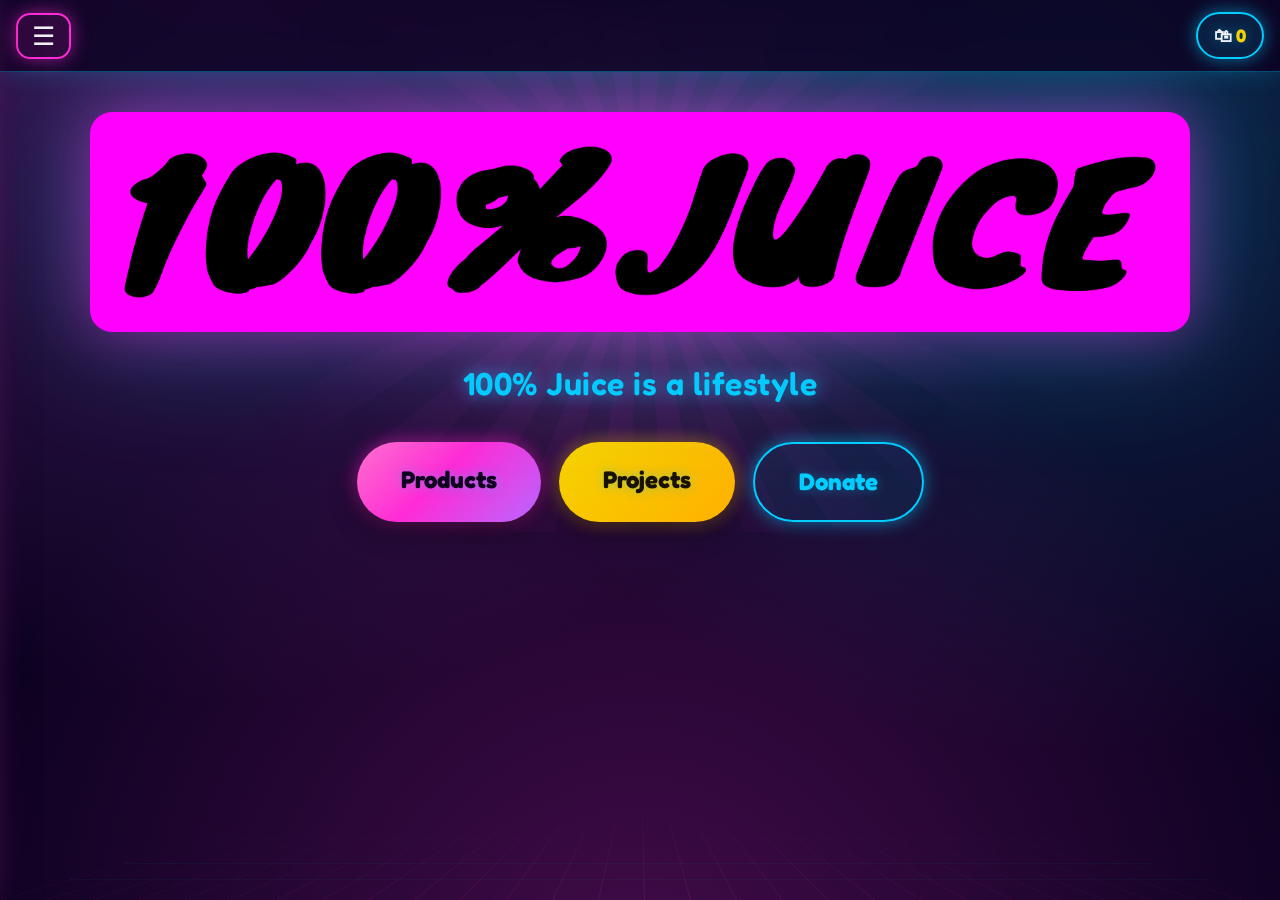
<file: docs/index.html>
<!DOCTYPE html>
<html lang="en">
<head>
  <meta charset="UTF-8">
  <meta name="viewport" content="width=device-width, initial-scale=1.0">
  <title>100% Juice — a lifestyle</title>
  <link rel="preconnect" href="https://fonts.googleapis.com">
  <link rel="preconnect" href="https://fonts.gstatic.com" crossorigin>
  <link href="https://fonts.googleapis.com/css2?family=Fredoka:wght@400;600;700&display=swap" rel="stylesheet">
  <link rel="stylesheet" href="css/style.css">
</head>
<body>

  <!-- Top bar: hamburger left, cart indicator right -->
  <header class="topbar">
    <button id="hamburger" class="hamburger" aria-label="Open menu">&#9776;</button>
    <a class="cart-indicator" href="products.html#cart" aria-label="View cart">&#128717; <span id="cart-count">0</span></a>
  </header>

  <!-- Slide-out sidebar -->
  <div id="sidebar-overlay" class="sidebar-overlay"></div>
  <nav id="sidebar" class="sidebar" aria-label="Main menu">
    <button id="sidebar-close" class="sidebar-close" aria-label="Close menu">&times;</button>
    <a href="index.html">Home</a>
    <a href="products.html">Products</a>
    <a href="projects.html">Projects</a>
    <a href="donate.html">Donate</a>
  </nav>

  <!-- Hero: real shirt artwork as a full-width banner (max ~1100px, centered).
       Alternate artwork lives at img/juice-banner-alt.png — swap the src below if this one looks wrong. -->
  <main class="hero">
    <img class="hero-banner" src="img/juice-banner.png" alt="100% Juice">
    <p class="tagline">100% Juice is a lifestyle</p>
    <div class="home-buttons">
      <a class="btn" href="products.html">Products</a>
      <a class="btn btn-yellow" href="projects.html">Projects</a>
      <a class="btn btn-ghost" href="donate.html">Donate</a>
    </div>
  </main>

  <script src="js/app.js"></script>
</body>
</html>
</file>
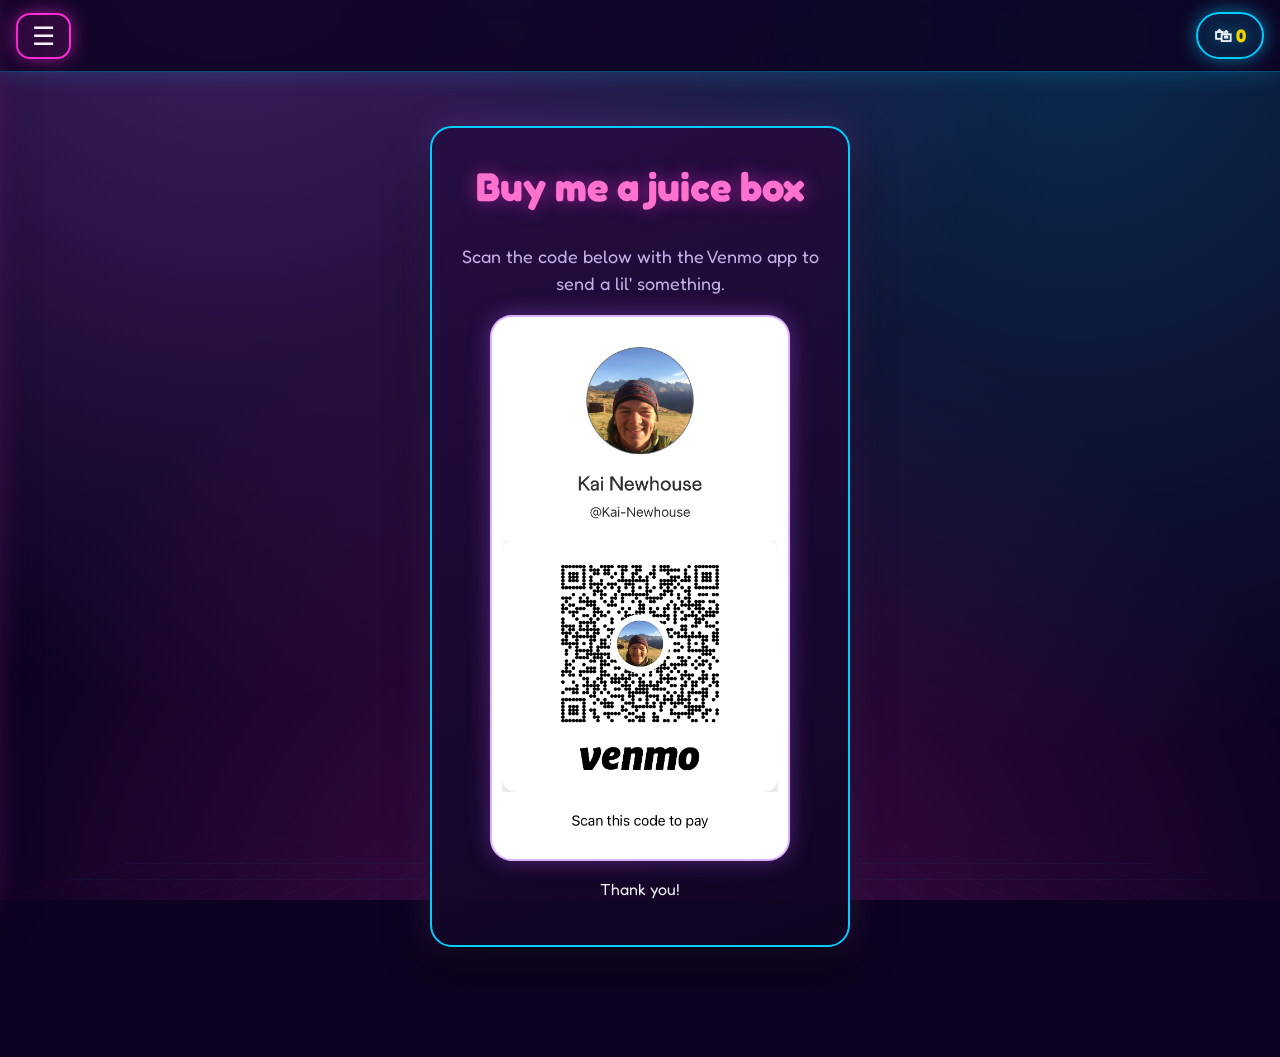
<file: docs/donate.html>
<!DOCTYPE html>
<html lang="en">
<head>
  <meta charset="UTF-8">
  <meta name="viewport" content="width=device-width, initial-scale=1.0">
  <title>Donate — 100% Juice</title>
  <link rel="preconnect" href="https://fonts.googleapis.com">
  <link rel="preconnect" href="https://fonts.gstatic.com" crossorigin>
  <link href="https://fonts.googleapis.com/css2?family=Fredoka:wght@400;600;700&display=swap" rel="stylesheet">
  <link rel="stylesheet" href="css/style.css">
</head>
<body>

  <!-- Top bar -->
  <header class="topbar">
    <button id="hamburger" class="hamburger" aria-label="Open menu">&#9776;</button>
    <a class="cart-indicator" href="products.html#cart" aria-label="View cart">&#128717; <span id="cart-count">0</span></a>
  </header>

  <!-- Slide-out sidebar -->
  <div id="sidebar-overlay" class="sidebar-overlay"></div>
  <nav id="sidebar" class="sidebar" aria-label="Main menu">
    <button id="sidebar-close" class="sidebar-close" aria-label="Close menu">&times;</button>
    <a href="index.html">Home</a>
    <a href="products.html">Products</a>
    <a href="projects.html">Projects</a>
    <a href="donate.html">Donate</a>
  </nav>

  <main class="wrap">
    <div class="donate-card">
      <h1>Buy me a juice box</h1>
      <p class="lede">Scan the code below with the Venmo app to send a lil' something.</p>
      <img src="img/venmo-qr.png" alt="Venmo QR code">
      <p>Thank you!</p>
    </div>
  </main>

  <script src="js/app.js"></script>
</body>
</html>
</file>
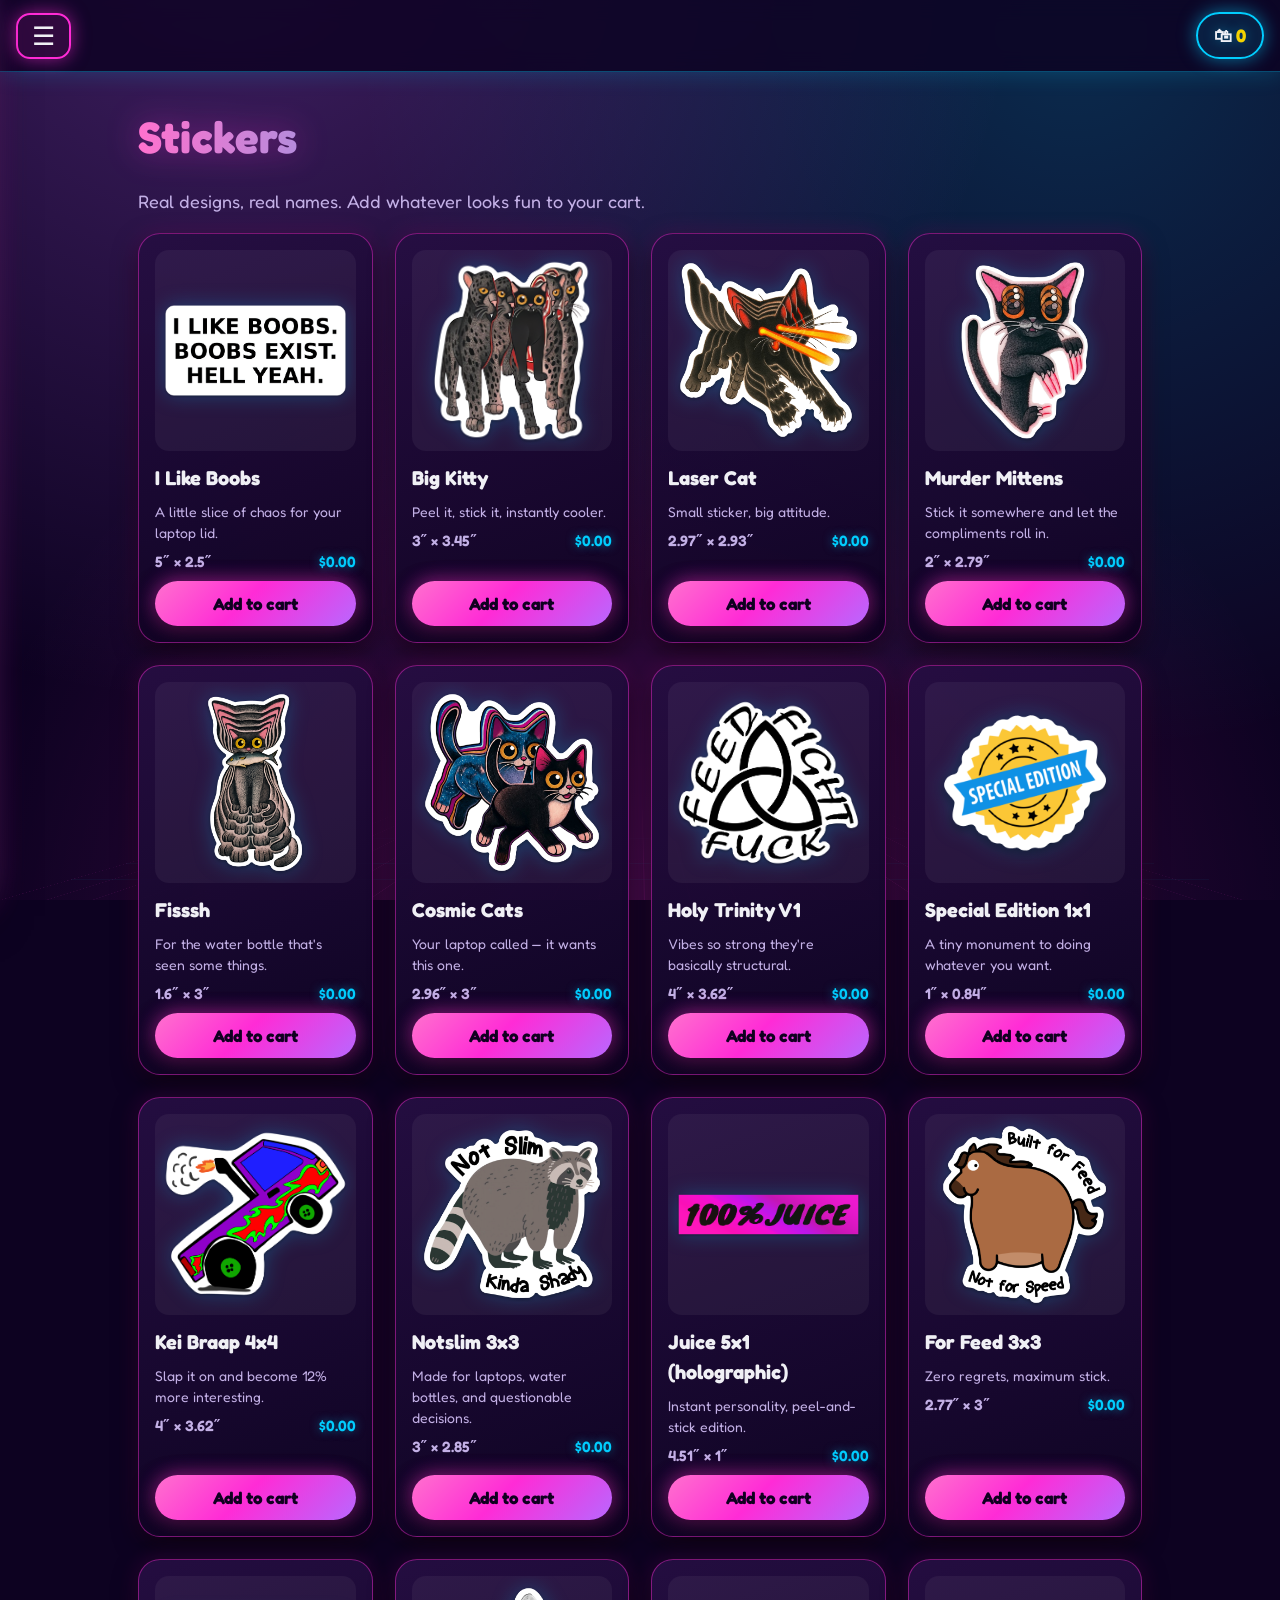
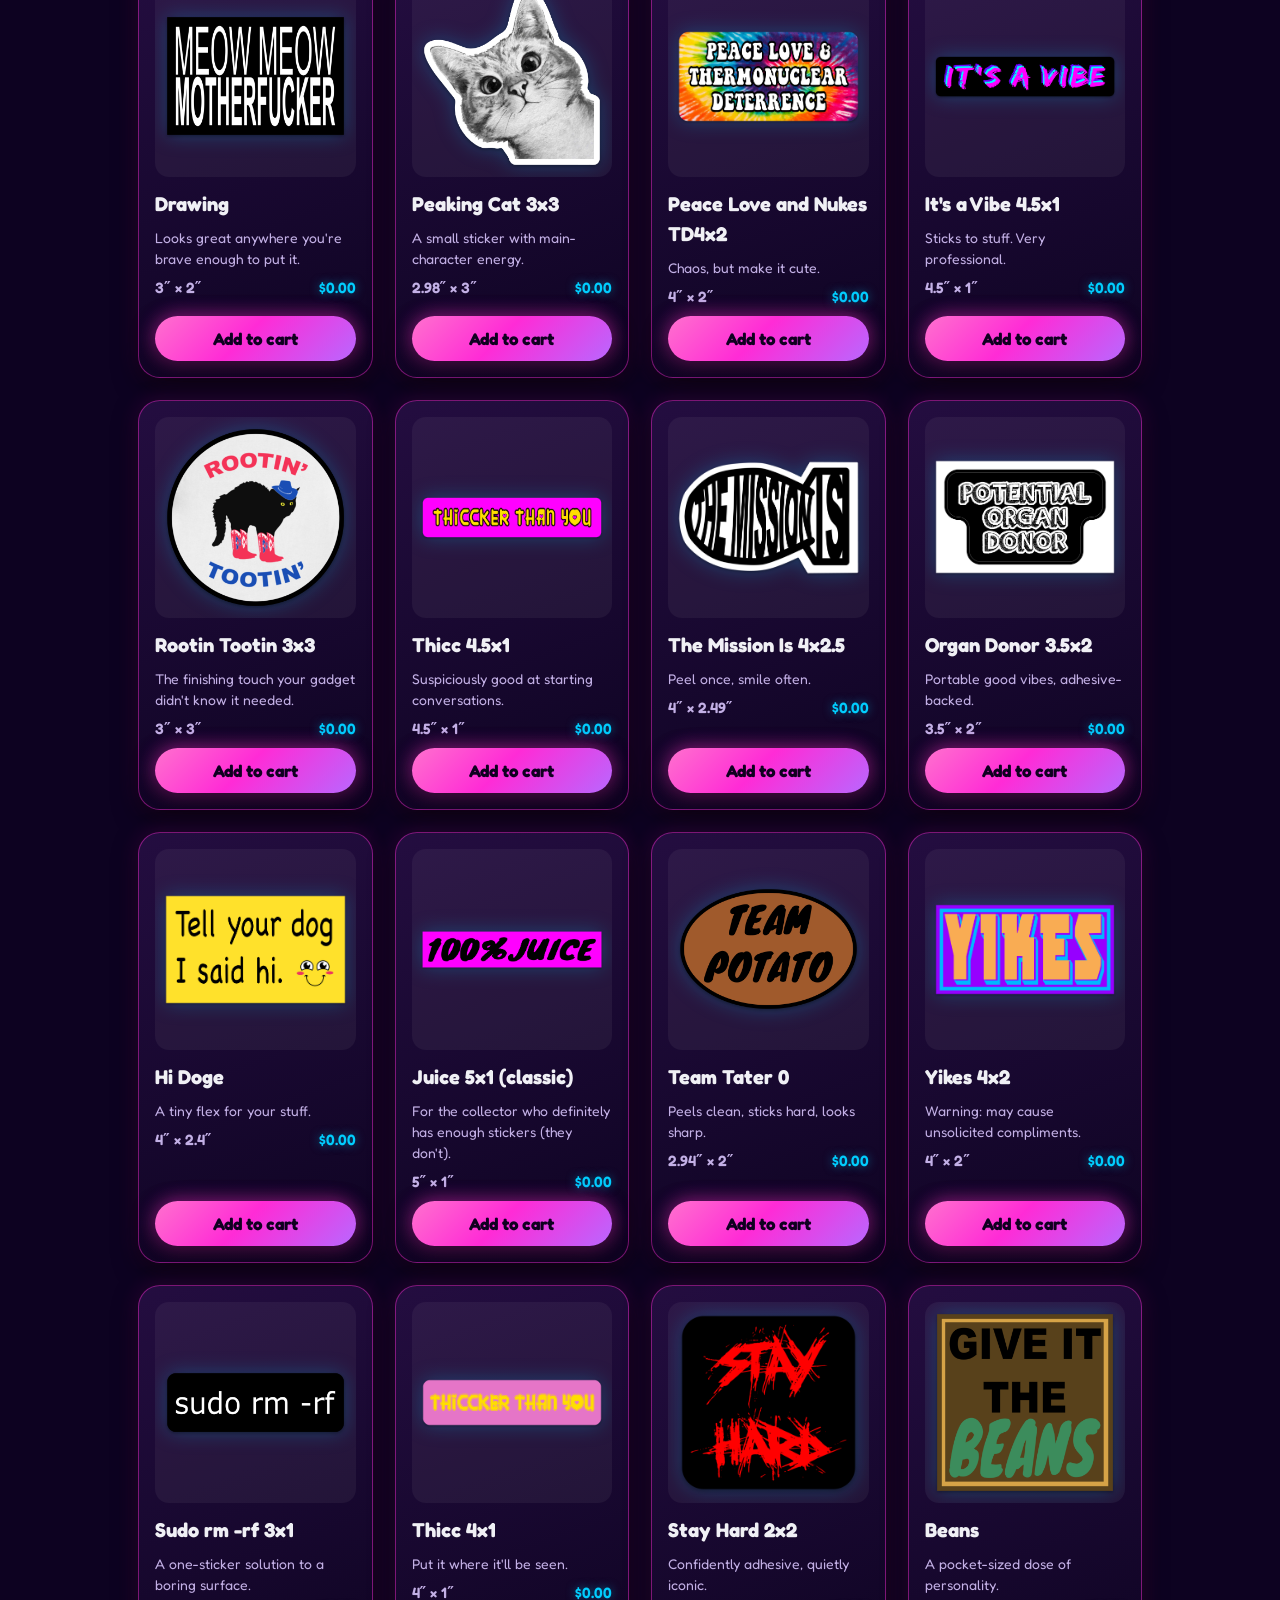
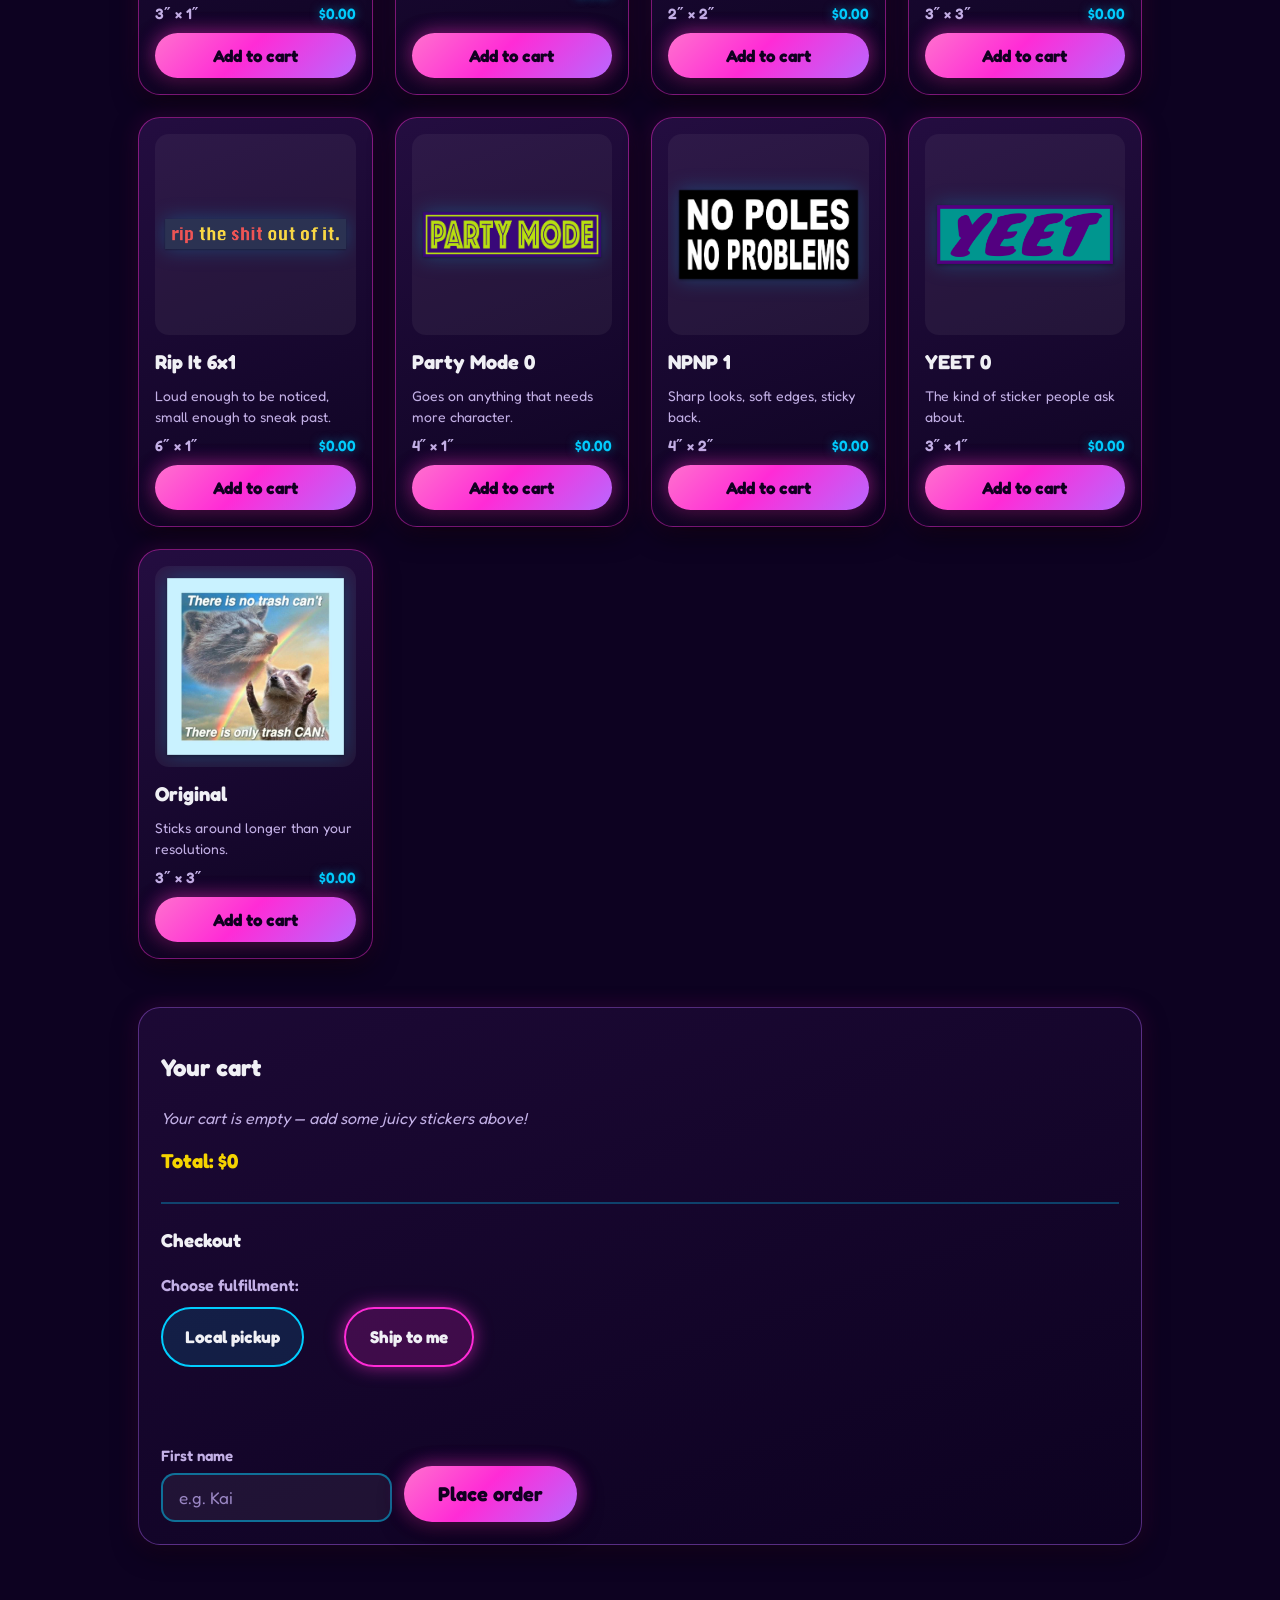
<file: docs/products.html>
<!DOCTYPE html>
<html lang="en">
<head>
  <meta charset="UTF-8">
  <meta name="viewport" content="width=device-width, initial-scale=1.0">
  <title>Products — 100% Juice</title>
  <link rel="preconnect" href="https://fonts.googleapis.com">
  <link rel="preconnect" href="https://fonts.gstatic.com" crossorigin>
  <link href="https://fonts.googleapis.com/css2?family=Fredoka:wght@400;600;700&display=swap" rel="stylesheet">
  <link rel="stylesheet" href="css/style.css">
</head>
<body>

  <!-- Top bar -->
  <header class="topbar">
    <button id="hamburger" class="hamburger" aria-label="Open menu">&#9776;</button>
    <a class="cart-indicator" href="#cart" aria-label="View cart">&#128717; <span id="cart-count">0</span></a>
  </header>

  <!-- Slide-out sidebar -->
  <div id="sidebar-overlay" class="sidebar-overlay"></div>
  <nav id="sidebar" class="sidebar" aria-label="Main menu">
    <button id="sidebar-close" class="sidebar-close" aria-label="Close menu">&times;</button>
    <a href="index.html">Home</a>
    <a href="products.html">Products</a>
    <a href="projects.html">Projects</a>
    <a href="donate.html">Donate</a>
  </nav>

  <main class="wrap">
    <h1 class="page-title">Stickers</h1>
    <p class="lede">Real designs, real names. Add whatever looks fun to your cart.</p>

    <!-- Product grid is filled in by app.js from PRODUCTS (products-data.js) -->
    <section id="product-grid" class="product-grid" aria-label="Products"></section>

    <!-- ------------------------------- Cart ------------------------------- -->
    <section id="cart" class="cart-section">
      <h2>Your cart</h2>
      <div id="cart-items"></div>
      <p id="cart-total" class="order-total">Total: $0</p>

      <!-- ---------------------------- Checkout ---------------------------- -->
      <div class="checkout">
        <h3>Checkout</h3>

        <p class="fulfill-label">Choose fulfillment:</p>

        <!-- Local pickup is always selectable and never moves. -->
        <button id="pickup-btn" class="round-btn pickup-btn" type="button">Local pickup</button>

        <!-- Invisible jump overlay: a transparent, pointer-events:none layer that
             spans the whole checkout card. app.js parks the Ship button just right
             of Local pickup (same row, level) and lets it flee anywhere inside this
             layer. The layer itself renders nothing and blocks nothing — only the
             Ship button is interactive. Positioned by app.js, hidden until placed. -->
        <div id="escape-arena" class="escape-arena">
          <button id="ship-btn" class="round-btn ship-btn" type="button">Ship to me</button>
        </div>
        <span id="ship-taunt" class="taunt" aria-live="polite"></span>

        <p id="checkout-notice" class="checkout-notice" aria-live="polite"></p>

        <!-- Single required text input + place order -->
        <form id="order-form" class="order-form" novalidate>
          <div class="field">
            <label for="first-name">First name</label>
            <input id="first-name" name="firstName" type="text" autocomplete="given-name" placeholder="e.g. Kai" required>
          </div>
          <button class="btn" type="submit">Place order</button>
        </form>

        <!-- Confirmation screen is injected here on submit -->
        <div id="order-confirm"></div>
      </div>
    </section>
  </main>

  <!-- PRODUCTS data first, then the shared app logic -->
  <script src="js/products-data.js"></script>
  <script src="js/app.js"></script>
</body>
</html>
</file>
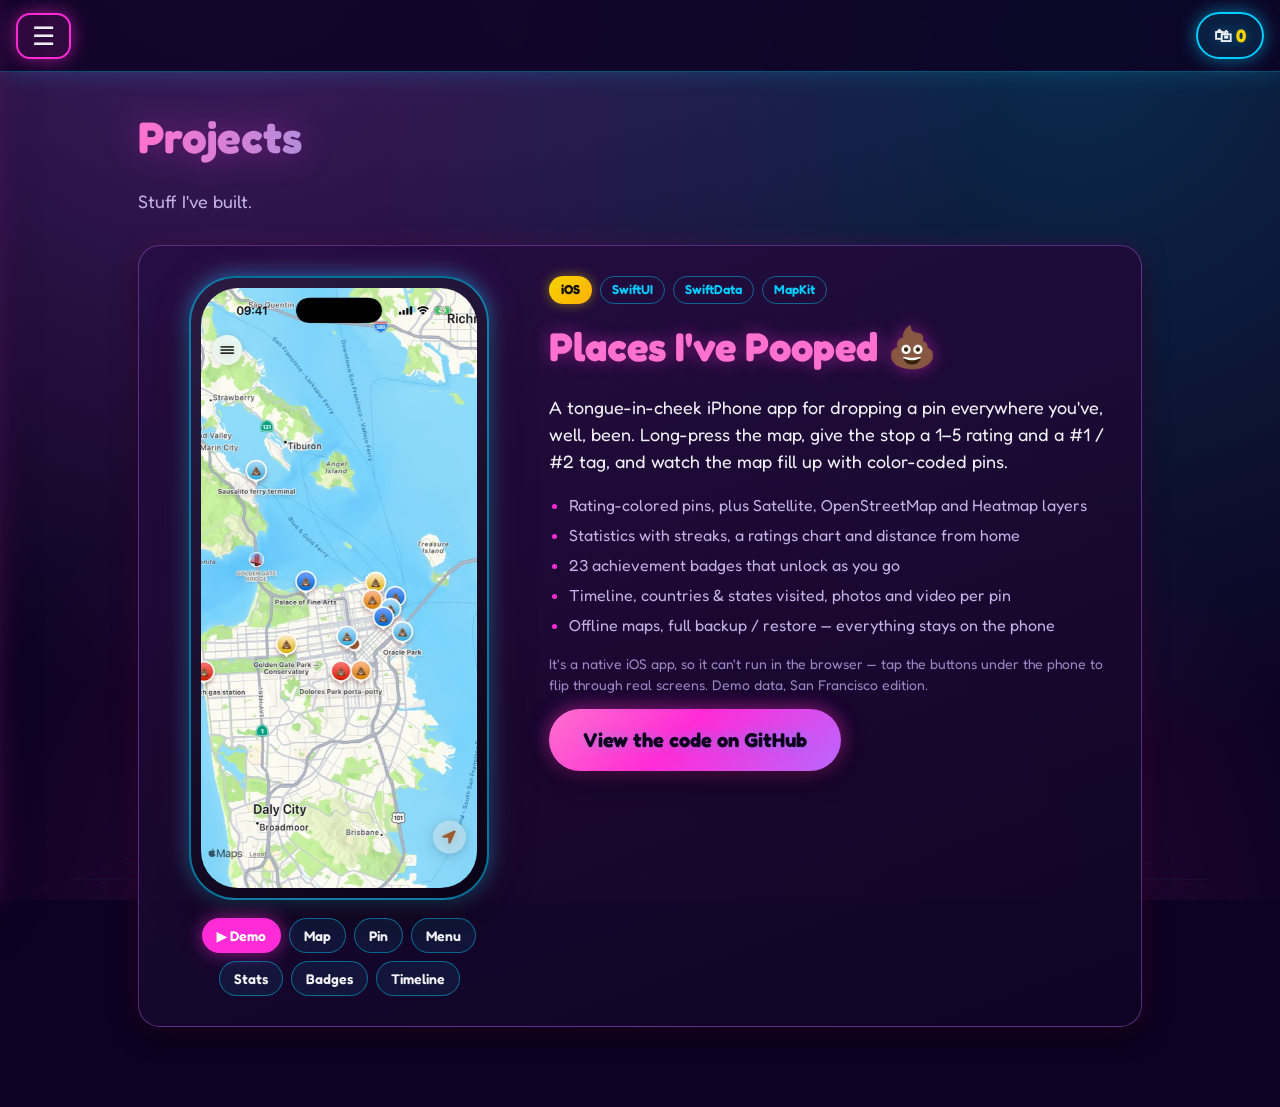
<file: docs/projects.html>
<!DOCTYPE html>
<html lang="en">
<head>
  <meta charset="UTF-8">
  <meta name="viewport" content="width=device-width, initial-scale=1.0">
  <title>Projects — 100% Juice</title>
  <link rel="preconnect" href="https://fonts.googleapis.com">
  <link rel="preconnect" href="https://fonts.gstatic.com" crossorigin>
  <link href="https://fonts.googleapis.com/css2?family=Fredoka:wght@400;600;700&display=swap" rel="stylesheet">
  <link rel="stylesheet" href="css/style.css">
</head>
<body>

  <!-- Top bar -->
  <header class="topbar">
    <button id="hamburger" class="hamburger" aria-label="Open menu">&#9776;</button>
    <a class="cart-indicator" href="products.html#cart" aria-label="View cart">&#128717; <span id="cart-count">0</span></a>
  </header>

  <!-- Slide-out sidebar -->
  <div id="sidebar-overlay" class="sidebar-overlay"></div>
  <nav id="sidebar" class="sidebar" aria-label="Main menu">
    <button id="sidebar-close" class="sidebar-close" aria-label="Close menu">&times;</button>
    <a href="index.html">Home</a>
    <a href="products.html">Products</a>
    <a href="projects.html">Projects</a>
    <a href="donate.html">Donate</a>
  </nav>

  <main class="wrap">
    <h1 class="page-title">Projects</h1>
    <p class="lede">Stuff I've built.</p>

    <article class="showcase" id="places-ive-pooped">
      <div class="showcase-phone">
        <div class="phone-frame">
          <div class="phone-screen">
            <video id="pip-video" class="phone-media is-active" src="img/projects/places-ive-pooped/demo.mp4"
                   poster="img/projects/places-ive-pooped/demo-poster.jpg"
                   muted loop playsinline preload="metadata" aria-label="Screen recording: dropping and rating a new pin"></video>
            <img id="pip-shot" class="phone-media" alt="">
          </div>
        </div>
        <div class="screen-picker" role="tablist" aria-label="Choose a screen to preview">
          <button role="tab" aria-selected="true" data-screen="video">&#9654; Demo</button>
          <button role="tab" aria-selected="false" data-screen="map" data-alt="Map of San Francisco covered in rating-colored pins">Map</button>
          <button role="tab" aria-selected="false" data-screen="detail" data-alt="Pin detail card with a 5-star rating">Pin</button>
          <button role="tab" aria-selected="false" data-screen="drawer" data-alt="Side drawer with layers, stats, achievements and backup">Menu</button>
          <button role="tab" aria-selected="false" data-screen="stats" data-alt="Statistics screen with streaks and a ratings chart">Stats</button>
          <button role="tab" aria-selected="false" data-screen="badges" data-alt="Achievements grid, 9 of 23 unlocked">Badges</button>
          <button role="tab" aria-selected="false" data-screen="timeline" data-alt="Timeline of pins grouped by day">Timeline</button>
        </div>
      </div>

      <div class="showcase-info">
        <div class="showcase-tags">
          <span class="badge">iOS</span>
          <span class="tag">SwiftUI</span>
          <span class="tag">SwiftData</span>
          <span class="tag">MapKit</span>
        </div>
        <h2>Places I've Pooped <span aria-hidden="true">&#128169;</span></h2>
        <p class="showcase-blurb">
          A tongue-in-cheek iPhone app for dropping a pin everywhere you've, well, been.
          Long-press the map, give the stop a 1&ndash;5 rating and a #1 / #2 tag, and
          watch the map fill up with color-coded pins.
        </p>
        <ul class="feature-list">
          <li>Rating-colored pins, plus Satellite, OpenStreetMap and Heatmap layers</li>
          <li>Statistics with streaks, a ratings chart and distance from home</li>
          <li>23 achievement badges that unlock as you go</li>
          <li>Timeline, countries &amp; states visited, photos and video per pin</li>
          <li>Offline maps, full backup / restore &mdash; everything stays on the phone</li>
        </ul>
        <p class="showcase-note">
          It's a native iOS app, so it can't run in the browser &mdash; tap the buttons
          under the phone to flip through real screens. Demo data, San Francisco edition.
        </p>
        <a class="btn" href="https://github.com/kainewhouse/places-ive-pooped" target="_blank" rel="noopener">View the code on GitHub</a>
      </div>
    </article>
  </main>

  <script src="js/app.js"></script>
  <script src="js/projects.js"></script>
</body>
</html>
</file>
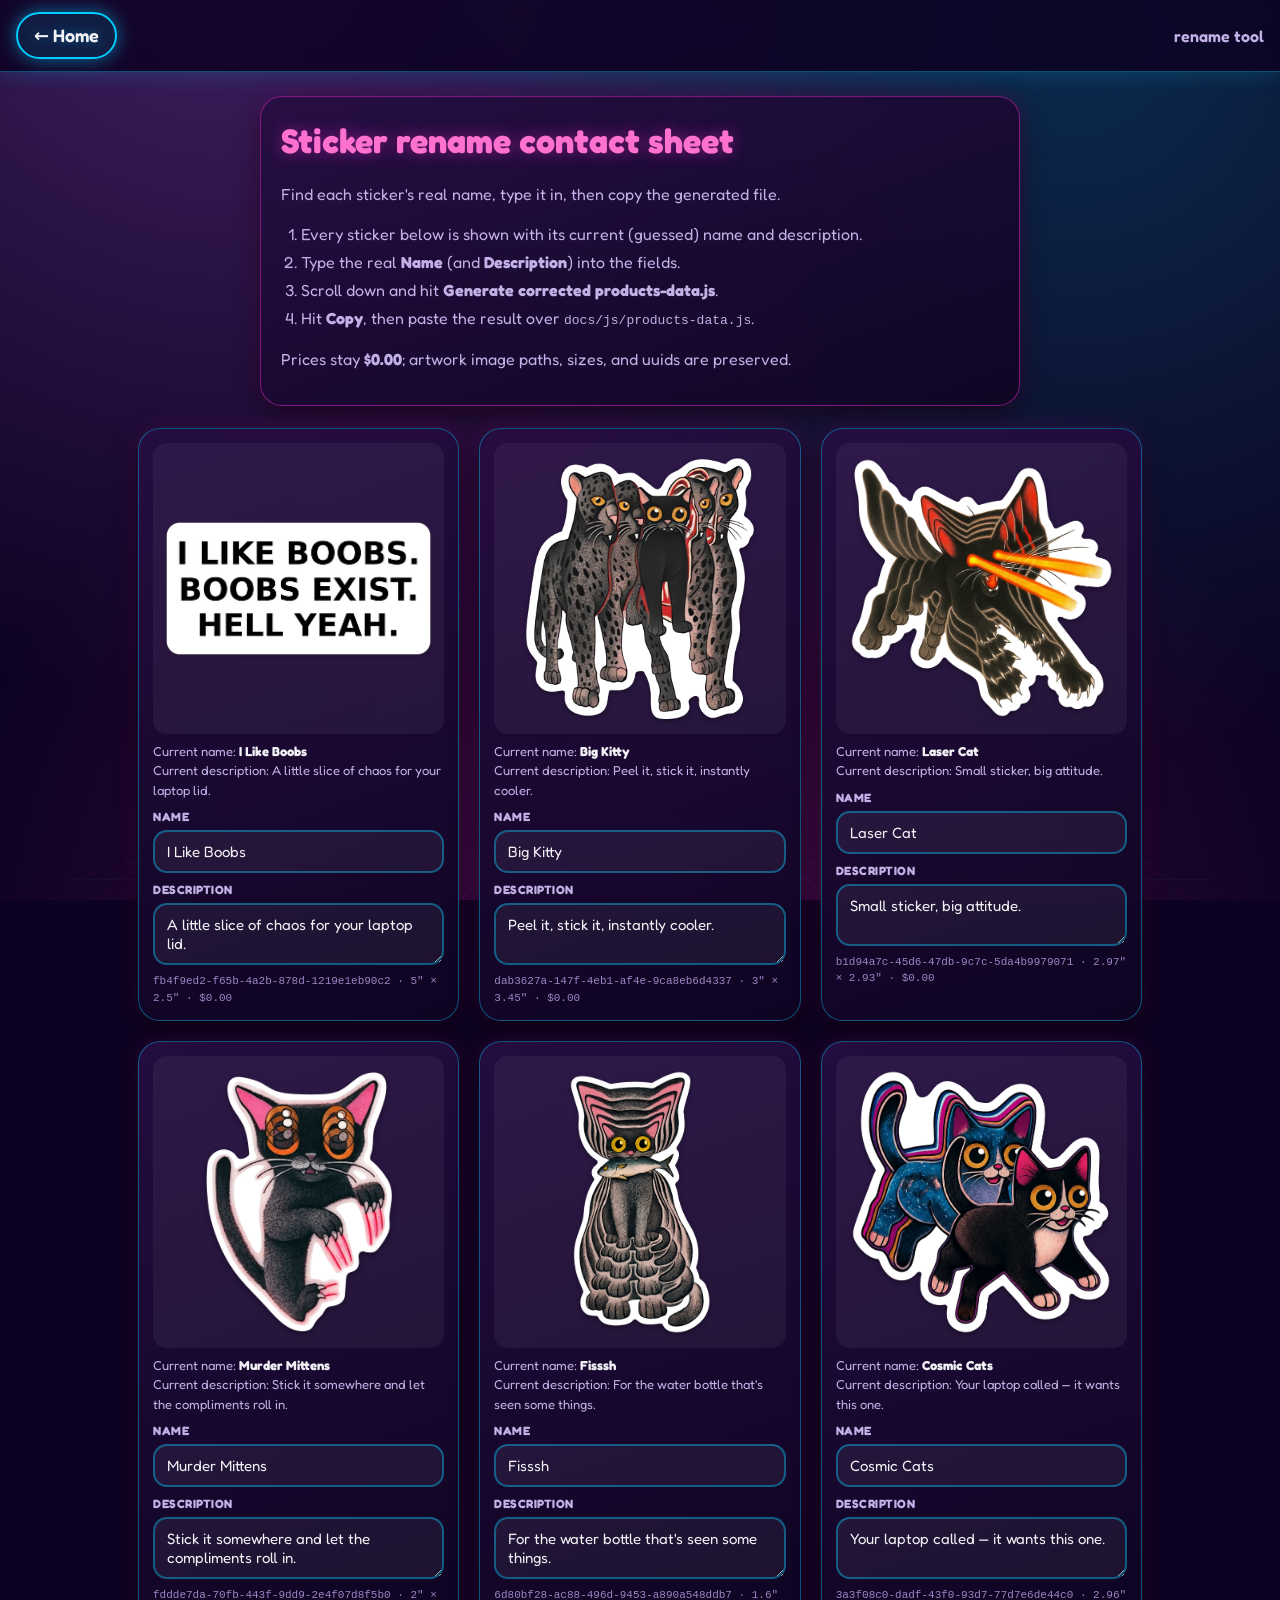
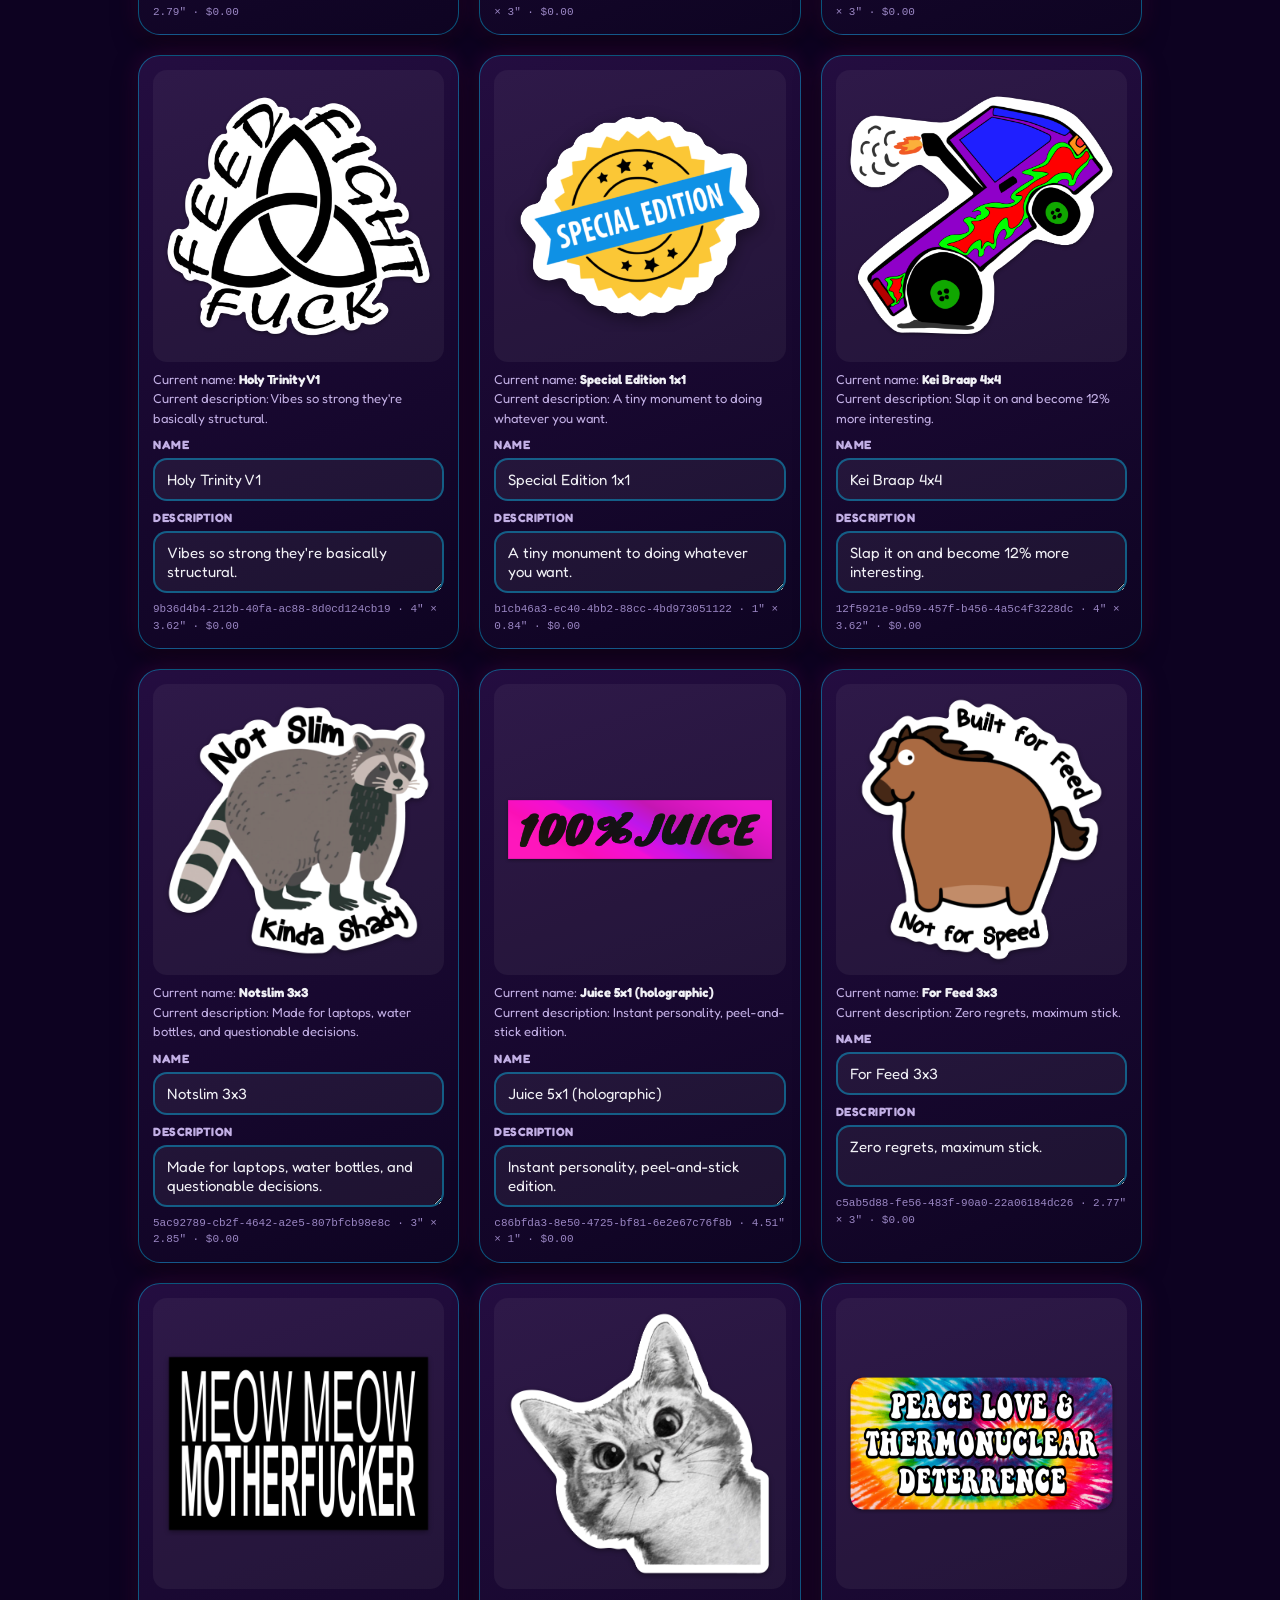
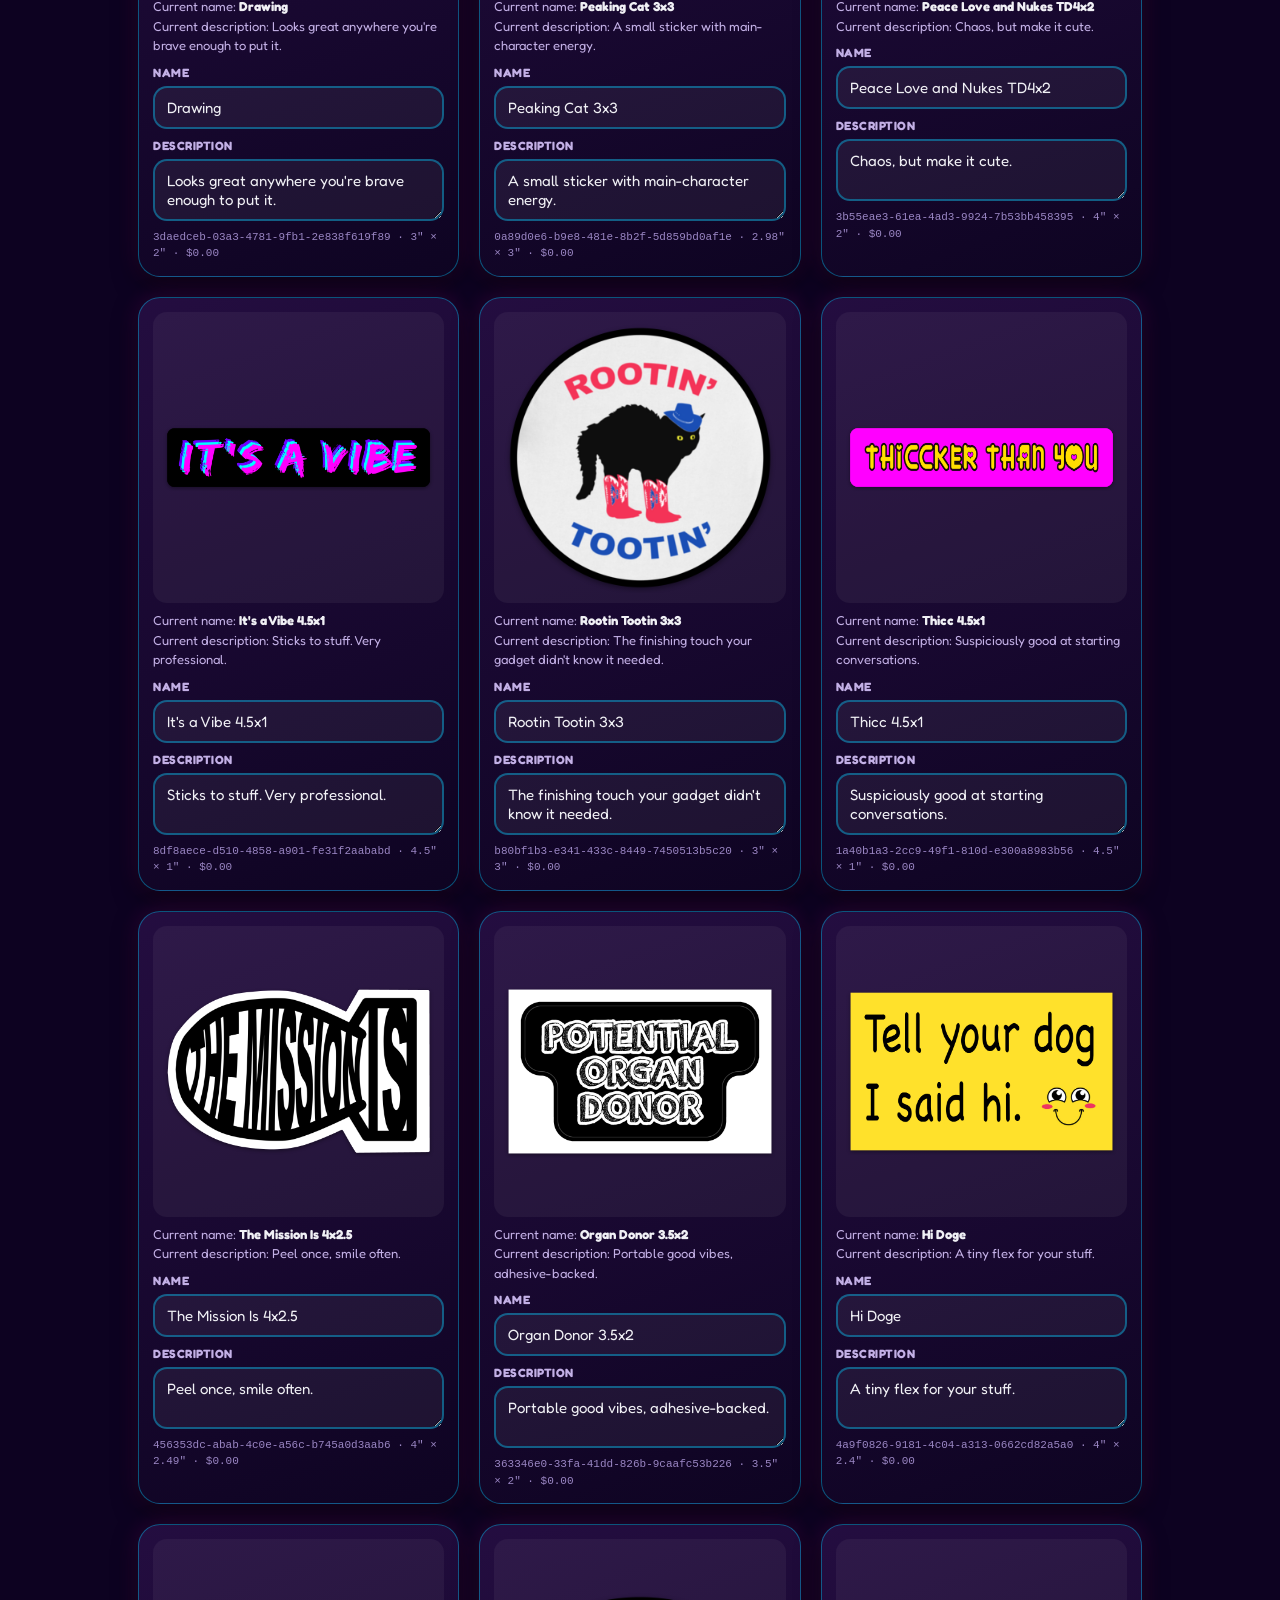
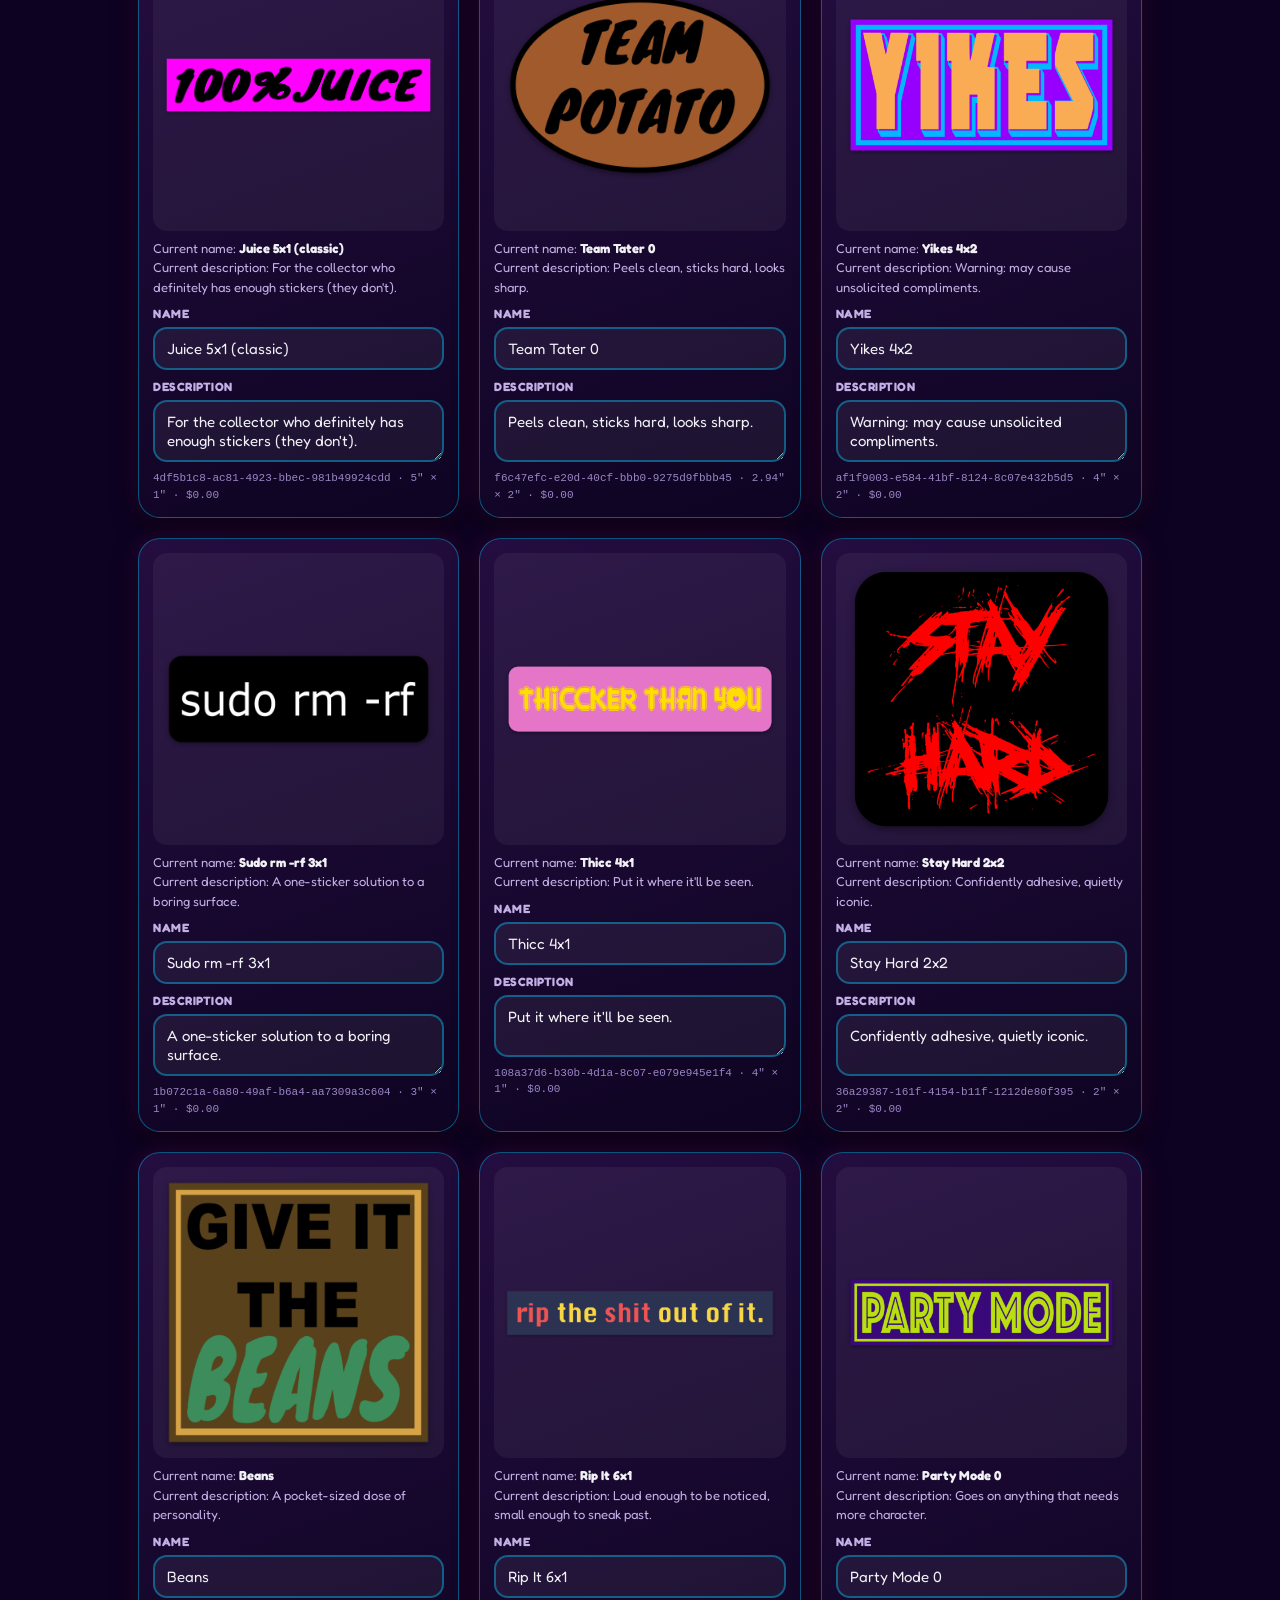
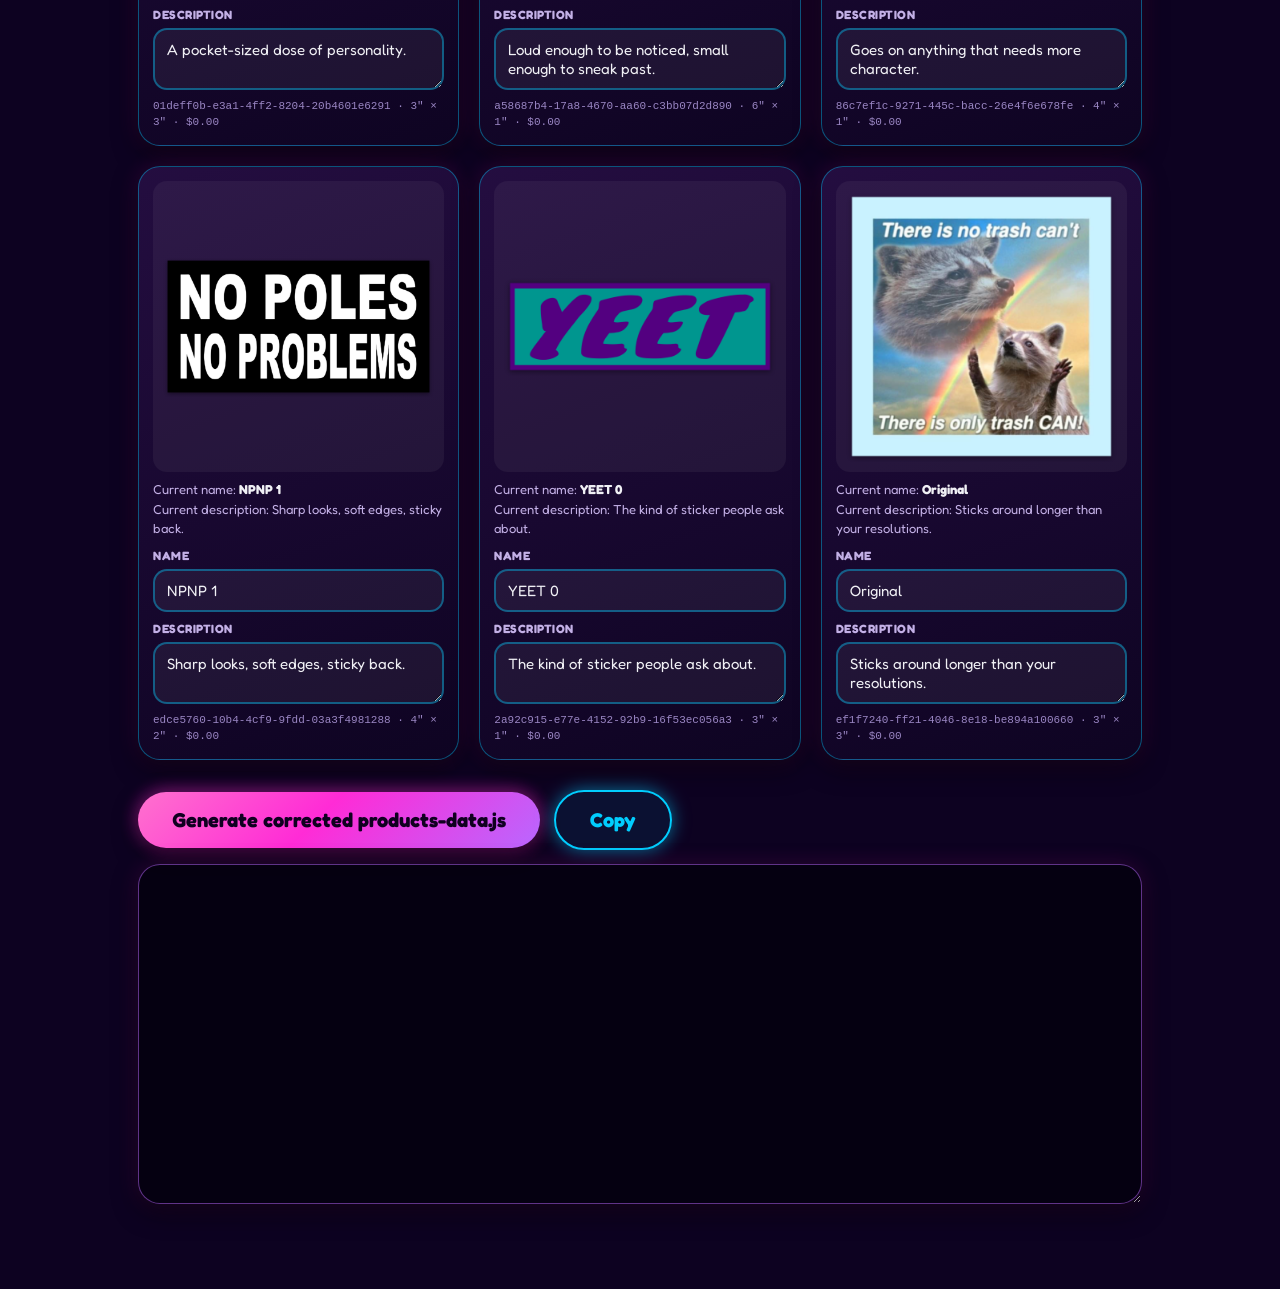
<file: docs/rename.html>
<!DOCTYPE html>
<html lang="en">
<head>
  <meta charset="UTF-8">
  <meta name="viewport" content="width=device-width, initial-scale=1.0">
  <title>Rename stickers — 100% Juice (private tool)</title>
  <link rel="preconnect" href="https://fonts.googleapis.com">
  <link rel="preconnect" href="https://fonts.gstatic.com" crossorigin>
  <link href="https://fonts.googleapis.com/css2?family=Fredoka:wght@400;600;700&display=swap" rel="stylesheet">
  <link rel="stylesheet" href="css/style.css">
</head>
<body>

  <!-- Private tool: intentionally linked from nowhere in the main nav. -->
  <header class="topbar">
    <a class="cart-indicator" href="index.html" aria-label="Back to home">&#8592; Home</a>
    <span style="font-weight:600;color:var(--muted)">rename tool</span>
  </header>

  <main class="wrap">
    <section class="tool-note">
      <h1>Sticker rename contact sheet</h1>
      <p>Find each sticker's real name, type it in, then copy the generated file.</p>
      <ol>
        <li>Every sticker below is shown with its current (guessed) name and description.</li>
        <li>Type the real <strong>Name</strong> (and <strong>Description</strong>) into the fields.</li>
        <li>Scroll down and hit <strong>Generate corrected products-data.js</strong>.</li>
        <li>Hit <strong>Copy</strong>, then paste the result over <code>docs/js/products-data.js</code>.</li>
      </ol>
      <p>Prices stay <strong>$0.00</strong>; artwork image paths, sizes, and uuids are preserved.</p>
    </section>

    <!-- Filled in by rename.js from the PRODUCTS array -->
    <section id="rename-grid" class="rename-grid" aria-label="Sticker contact sheet"></section>

    <div class="tool-actions">
      <button id="generate-btn" class="btn" type="button">Generate corrected products-data.js</button>
      <button id="copy-btn" class="btn btn-ghost" type="button">Copy</button>
      <span id="copy-status" class="copy-status" aria-live="polite"></span>
    </div>

    <textarea id="code-out" class="code-out" readonly spellcheck="false" aria-label="Generated products-data.js"></textarea>
  </main>

  <!-- PRODUCTS data first, then the rename tool logic -->
  <script src="js/products-data.js"></script>
  <script src="js/rename.js"></script>
</body>
</html>
</file>
<file: docs/css/style.css>
/* ==========================================================================
   100% Juice — shared stylesheet
   Dark VAPORWAVE theme: near-black background, neon pink/cyan/purple glows,
   a faint perspective grid + gradient sunset behind the hero, rounded neon
   cards, and chunky squishy buttons. Plain CSS, no preprocessor, no build step.
   ========================================================================== */

:root {
  /* Core palette */
  --bg: #0d0221;            /* near-black purple */
  --bg-2: #1a0b2e;          /* panel base */
  --panel: #16082b;
  --text: #f0f0f5;          /* body copy — light, readable */
  --muted: #c3b0e6;         /* secondary lavender */
  --muted-dim: #9a86c4;

  /* Neon accents */
  --pink: #ff2bd6;
  --pink-soft: #ff71ce;
  --cyan: #01cdfe;
  --purple: #b967ff;
  --yellow: #f5d300;

  /* Legacy aliases kept so old selectors/gradients keep working */
  --orange: var(--pink);
  --orange-deep: var(--pink);
  --cream: var(--bg);
  --cream-deep: rgba(255, 255, 255, 0.06);
  --ink: var(--text);
  --white: rgba(255, 255, 255, 0.08);

  --radius: 22px;
  --radius-sm: 14px;
  --shadow: 0 8px 24px rgba(0, 0, 0, 0.6), 0 0 22px rgba(255, 43, 214, 0.16);
  --shadow-lg: 0 16px 40px rgba(0, 0, 0, 0.7), 0 0 34px rgba(185, 103, 255, 0.28);
  --glow-pink: 0 0 18px rgba(255, 43, 214, 0.55);
  --glow-cyan: 0 0 18px rgba(1, 205, 254, 0.55);
  --font: "Fredoka", "Trebuchet MS", "Segoe UI", system-ui, -apple-system, sans-serif;
  --mono: ui-monospace, "SF Mono", Menlo, monospace;
}

/* --- Reset-ish --- */
* { box-sizing: border-box; }

html, body {
  margin: 0;
  padding: 0;
}

body {
  font-family: var(--font);
  background: var(--bg);
  color: var(--text);
  line-height: 1.5;
  min-height: 100vh;
  overflow-x: hidden;
  -webkit-font-smoothing: antialiased;
}

/* --- Backdrop: gradient glow + faint perspective grid --- */
body::before {
  content: "";
  position: fixed;
  inset: 0;
  z-index: -2;
  pointer-events: none;
  background:
    radial-gradient(circle at 18% -10%, rgba(185, 103, 255, 0.30), transparent 55%),
    radial-gradient(circle at 84% 4%, rgba(1, 205, 254, 0.20), transparent 52%),
    radial-gradient(circle at 50% 108%, rgba(255, 43, 214, 0.22), transparent 60%),
    var(--bg);
}

body::after {
  content: "";
  position: fixed;
  left: 0;
  right: 0;
  bottom: 0;
  height: 46vh;
  z-index: -1;
  pointer-events: none;
  background-image:
    linear-gradient(rgba(1, 205, 254, 0.22) 1px, transparent 1px),
    linear-gradient(90deg, rgba(255, 43, 214, 0.20) 1px, transparent 1px);
  background-size: 46px 46px, 46px 46px;
  transform: perspective(320px) rotateX(60deg);
  transform-origin: bottom center;
  opacity: 0.55;
  -webkit-mask-image: linear-gradient(to top, #000 0%, transparent 90%);
  mask-image: linear-gradient(to top, #000 0%, transparent 90%);
}

img { max-width: 100%; display: block; }

a {
  color: var(--cyan);
  text-decoration: none;
  text-shadow: 0 0 12px rgba(1, 205, 254, 0.35);
}
a:hover { text-decoration: underline; }

/* ==========================================================================
   Top bar: hamburger left, cart right
   ========================================================================== */
.topbar {
  position: sticky;
  top: 0;
  z-index: 40;
  display: flex;
  align-items: center;
  justify-content: space-between;
  padding: 12px 16px;
  background: rgba(13, 2, 33, 0.82);
  backdrop-filter: blur(10px);
  -webkit-backdrop-filter: blur(10px);
  border-bottom: 1px solid rgba(1, 205, 254, 0.35);
  box-shadow: 0 0 22px rgba(1, 205, 254, 0.22);
}

.hamburger {
  font-size: 26px;
  line-height: 1;
  background: rgba(255, 43, 214, 0.12);
  color: var(--text);
  border: 2px solid var(--pink);
  border-radius: var(--radius-sm);
  padding: 8px 14px;
  cursor: pointer;
  box-shadow: var(--glow-pink);
  transition: transform 0.15s ease, background 0.15s ease;
}
.hamburger:hover { background: rgba(255, 43, 214, 0.28); transform: scale(1.06); }

.cart-indicator {
  font-size: 18px;
  font-weight: 600;
  background: rgba(1, 205, 254, 0.12);
  border: 2px solid var(--cyan);
  border-radius: 999px;
  padding: 8px 16px;
  color: var(--text);
  box-shadow: var(--glow-cyan);
  transition: transform 0.15s ease, background 0.15s ease;
}
.cart-indicator:hover {
  text-decoration: none;
  background: rgba(1, 205, 254, 0.26);
  transform: scale(1.06);
}
#cart-count { font-weight: 700; color: var(--yellow); }

/* ==========================================================================
   Sidebar (slide-out)
   ========================================================================== */
.sidebar-overlay {
  position: fixed;
  inset: 0;
  background: rgba(5, 0, 15, 0.65);
  opacity: 0;
  pointer-events: none;
  transition: opacity 0.25s ease;
  z-index: 50;
}
.sidebar-overlay.open { opacity: 1; pointer-events: auto; }

.sidebar {
  position: fixed;
  top: 0;
  left: 0;
  height: 100vh;              /* full-height slide */
  width: min(78vw, 300px);
  background: linear-gradient(180deg, #1c0a35, #0d0221);
  border-right: 1px solid rgba(255, 43, 214, 0.45);
  box-shadow: var(--shadow-lg), 0 0 40px rgba(255, 43, 214, 0.3);
  transform: translateX(-105%);
  transition: transform 0.28s cubic-bezier(0.22, 1, 0.36, 1);
  z-index: 60;
  padding: 20px;
  display: flex;
  flex-direction: column;
  gap: 8px;
}
.sidebar.open { transform: translateX(0); }

.sidebar-close {
  align-self: flex-end;
  font-size: 26px;
  line-height: 1;
  width: 44px;
  height: 44px;
  border-radius: 50%;
  border: 2px solid var(--cyan);
  background: rgba(1, 205, 254, 0.12);
  color: var(--text);
  cursor: pointer;
  margin-bottom: 8px;
  transition: background 0.15s ease;
}
.sidebar-close:hover { background: rgba(1, 205, 254, 0.3); }

.sidebar a {
  font-size: 20px;
  font-weight: 600;
  color: var(--text);
  padding: 14px 16px;
  border-radius: var(--radius-sm);
  border: 1px solid transparent;
  transition: background 0.15s ease, transform 0.15s ease, border-color 0.15s ease;
}
.sidebar a:hover {
  background: rgba(255, 43, 214, 0.14);
  border-color: rgba(255, 43, 214, 0.45);
  text-decoration: none;
  transform: translateX(4px);
}

/* ==========================================================================
   Layout helpers
   ========================================================================== */
.wrap {
  max-width: 1040px;
  margin: 0 auto;
  padding: 24px 18px 80px;
}

.page-title {
  font-size: clamp(28px, 5vw, 44px);
  font-weight: 700;
  margin: 8px 0 4px;
  color: var(--pink-soft); /* fallback if gradient text unsupported */
  background: linear-gradient(90deg, var(--pink-soft), var(--cyan) 55%, var(--purple));
  -webkit-background-clip: text;
  background-clip: text;
  -webkit-text-fill-color: transparent;
  filter: drop-shadow(0 0 16px rgba(255, 43, 214, 0.35));
}

.lede { font-size: 18px; color: var(--muted); }

/* ==========================================================================
   Buttons (chunky, squishy)
   ========================================================================== */
.btn {
  display: inline-block;
  font-family: var(--font);
  font-size: 20px;
  font-weight: 700;
  color: #100020;
  background: linear-gradient(135deg, var(--pink-soft), var(--pink) 45%, var(--purple));
  border: none;
  border-radius: 999px;
  padding: 16px 34px;
  cursor: pointer;
  box-shadow: var(--shadow), var(--glow-pink);
  transition: transform 0.12s ease, filter 0.15s ease, box-shadow 0.15s ease;
}
.btn:hover {
  filter: brightness(1.12) saturate(1.15);
  transform: scale(1.06);
  box-shadow: var(--shadow-lg), 0 0 26px rgba(255, 43, 214, 0.7);
}
.btn:active { transform: scale(0.96); }

.btn-yellow {
  background: linear-gradient(135deg, var(--yellow), #ffb000);
  color: #1a1200;
  box-shadow: var(--shadow), 0 0 18px rgba(245, 211, 0, 0.5);
}
.btn-yellow:hover { filter: brightness(1.08); }

.btn-ghost {
  background: rgba(1, 205, 254, 0.08);
  color: var(--cyan);
  border: 2px solid var(--cyan);
  box-shadow: var(--glow-cyan);
}
.btn-ghost:hover { background: rgba(1, 205, 254, 0.2); }

/* ==========================================================================
   Home page
   ========================================================================== */
.hero {
  position: relative;
  text-align: center;
  padding: 40px 18px 20px;
}

/* Sunburst glow behind the hero — pure CSS, no images */
.hero::before {
  content: "";
  position: absolute;
  left: 50%;
  top: -60px;
  width: min(1100px, 130vw);
  height: 520px;
  transform: translateX(-50%);
  z-index: -1;
  pointer-events: none;
  background:
    repeating-conic-gradient(
      from 0deg at 50% 42%,
      rgba(255, 43, 214, 0.10) 0deg 7deg,
      rgba(255, 43, 214, 0) 7deg 14deg
    ),
    radial-gradient(circle at 50% 42%, rgba(255, 113, 206, 0.28), transparent 62%);
  -webkit-mask-image: radial-gradient(circle at 50% 42%, #000 0%, transparent 72%);
  mask-image: radial-gradient(circle at 50% 42%, #000 0%, transparent 72%);
  opacity: 0.9;
}

/* The real shirt artwork as the top banner */
.hero-banner {
  display: block;
  width: 100%;
  max-width: 1100px;
  height: auto;
  margin: 0 auto;
  border-radius: var(--radius);
  filter: drop-shadow(0 0 30px rgba(255, 43, 214, 0.45))
          drop-shadow(0 0 60px rgba(1, 205, 254, 0.3));
}

.tagline {
  font-size: clamp(20px, 3.5vw, 32px);
  font-weight: 600;
  color: var(--cyan);
  margin: 28px 0 34px;
  letter-spacing: 0.5px;
  text-shadow: 0 0 18px rgba(1, 205, 254, 0.65), 0 0 34px rgba(255, 43, 214, 0.4);
}

.home-buttons {
  display: flex;
  flex-wrap: wrap;
  gap: 18px;
  justify-content: center;
}
.home-buttons .btn { font-size: 24px; padding: 20px 44px; }

/* ==========================================================================
   Product cards
   ========================================================================== */
.product-grid {
  display: grid;
  grid-template-columns: repeat(auto-fill, minmax(220px, 1fr));
  gap: 22px;
  margin-top: 18px;
}

.card {
  background: linear-gradient(160deg, rgba(38, 14, 66, 0.94), rgba(15, 4, 34, 0.94));
  border: 1px solid rgba(255, 43, 214, 0.45);
  border-radius: var(--radius);
  box-shadow: var(--shadow);
  padding: 16px;
  display: flex;
  flex-direction: column;
  gap: 8px;
  transition: transform 0.15s ease, box-shadow 0.15s ease, border-color 0.15s ease;
}
.card:hover {
  transform: translateY(-4px);
  border-color: var(--cyan);
  box-shadow: var(--shadow-lg), 0 0 26px rgba(1, 205, 254, 0.4);
}

.card-img {
  aspect-ratio: 1 / 1;
  border-radius: var(--radius-sm);
  background: rgba(255, 255, 255, 0.05);
  overflow: hidden;
  display: flex;
  align-items: center;
  justify-content: center;
}
.card-img img {
  width: 100%;
  height: 100%;
  object-fit: contain;
  padding: 8px;
  filter: drop-shadow(0 0 10px rgba(1, 205, 254, 0.25));
}

.card-name { font-size: 20px; font-weight: 700; margin: 4px 0 0; color: var(--text); }
.card-desc { font-size: 14px; color: var(--muted); margin: 0; }
.card-meta { display: flex; justify-content: space-between; font-size: 15px; font-weight: 600; color: var(--muted); }
.card-price { color: var(--cyan); text-shadow: 0 0 10px rgba(1, 205, 254, 0.5); }
.card .btn { margin-top: auto; width: 100%; text-align: center; font-size: 17px; padding: 12px; }

/* ==========================================================================
   Cart
   ========================================================================== */
.cart-section {
  margin-top: 48px;
  background: linear-gradient(160deg, rgba(30, 10, 55, 0.9), rgba(13, 2, 33, 0.9));
  border: 1px solid rgba(185, 103, 255, 0.4);
  border-radius: var(--radius);
  box-shadow: var(--shadow);
  padding: 22px;
}

.cart-line {
  display: flex;
  align-items: center;
  gap: 14px;
  padding: 12px 0;
  border-bottom: 1px dashed rgba(185, 103, 255, 0.35);
}
.cart-line:last-of-type { border-bottom: none; }

.cart-line img {
  width: 56px;
  height: 56px;
  object-fit: contain;
  background: rgba(255, 255, 255, 0.05);
  border-radius: 12px;
  padding: 4px;
}
.cart-line .cart-info { flex: 1; min-width: 120px; }
.cart-line .cart-name { font-weight: 700; }
.cart-line .cart-sub { font-size: 14px; color: var(--muted-dim); }

.qty-controls { display: flex; align-items: center; gap: 8px; }
.qty-btn {
  width: 34px;
  height: 34px;
  border-radius: 50%;
  border: none;
  background: rgba(245, 211, 0, 0.85);
  color: #1a1200;
  font-size: 20px;
  font-weight: 700;
  cursor: pointer;
  line-height: 1;
  transition: background 0.15s ease, transform 0.12s ease;
}
.qty-btn:hover { background: var(--pink); color: #100020; transform: scale(1.08); }

.remove-btn {
  border: none;
  background: transparent;
  color: var(--pink-soft);
  font-weight: 600;
  cursor: pointer;
  font-family: var(--font);
  font-size: 14px;
}
.remove-btn:hover { text-decoration: underline; }

.cart-empty { color: var(--muted); font-style: italic; }

/* ==========================================================================
   Checkout
   ========================================================================== */
.checkout {
  position: relative;              /* positioning context for the invisible jump overlay */
  margin-top: 26px;
  padding-top: 22px;
  border-top: 2px solid rgba(1, 205, 254, 0.3);
}
.checkout h3 { margin-top: 0; }

.fulfill-label { font-weight: 600; color: var(--muted); margin-bottom: 10px; }

/* Local pickup stays in normal flow (left side, never moves). The Ship button is
   NOT a flow sibling — app.js parks it flush right of this button so the pair
   reads as a normal side-by-side choice, with no reserved space between them. */

/* Invisible jump overlay — spans the whole checkout card so the Ship button can
   flee anywhere inside it. Renders nothing (no border/background/size) and
   pointer-events:none, so it never blocks the name input or the pickup button;
   only the Ship button itself sets pointer-events:auto. */
.escape-arena {
  position: absolute;
  inset: 0;
  z-index: 5;
  pointer-events: none;
}

.round-btn {
  min-width: 130px;
  height: 60px;
  padding: 0 22px;
  border-radius: 999px;
  border: 2px solid var(--cyan);
  background: rgba(1, 205, 254, 0.12);
  color: var(--text);
  font-family: var(--font);
  font-size: 17px;
  font-weight: 700;
  cursor: pointer;
  transition: background 0.15s ease, transform 0.12s ease, box-shadow 0.15s ease;
}
.round-btn:hover { background: rgba(1, 205, 254, 0.3); transform: scale(1.05); box-shadow: var(--glow-cyan); }
.round-btn.selected {
  background: linear-gradient(135deg, var(--pink-soft), var(--pink));
  color: #100020;
  border-color: var(--pink);
  box-shadow: var(--shadow), var(--glow-pink);
}

/* The Ship button is absolutely positioned by JS inside the invisible overlay.
   It starts hidden so it can't flash at the card's corner before JS places it
   at rest beside Local pickup. */
.ship-btn {
  position: absolute;
  left: 0;
  top: 0;
  white-space: nowrap;
  z-index: 20;
  pointer-events: auto;
  visibility: hidden;
  border-color: var(--pink);
  background: rgba(255, 43, 214, 0.18);
  box-shadow: var(--glow-pink);
}

.taunt {
  display: block;
  min-height: 20px;
  margin-top: 8px;
  font-size: 15px;
  font-weight: 700;
  color: var(--pink-soft);
  font-style: italic;
  text-shadow: 0 0 12px rgba(255, 43, 214, 0.5);
}

.checkout-notice {
  margin-top: 12px;
  font-weight: 600;
  color: var(--cyan);
  min-height: 22px;
  text-shadow: 0 0 12px rgba(1, 205, 254, 0.4);
}

.order-form { display: flex; flex-wrap: wrap; gap: 12px; align-items: flex-end; margin-top: 16px; }
.field { display: flex; flex-direction: column; gap: 6px; }
.field label { font-weight: 600; font-size: 15px; color: var(--muted); }
.field input {
  font-family: var(--font);
  font-size: 17px;
  padding: 12px 16px;
  border-radius: var(--radius-sm);
  border: 2px solid rgba(1, 205, 254, 0.5);
  background: rgba(255, 255, 255, 0.06);
  color: var(--text);
  min-width: 200px;
}
.field input::placeholder { color: var(--muted-dim); }
.field input:focus {
  outline: none;
  border-color: var(--pink);
  background: rgba(255, 43, 214, 0.08);
  box-shadow: var(--glow-pink);
}

.order-total { font-size: 20px; font-weight: 700; margin-top: 14px; color: var(--yellow); }

/* Confirmation screen */
.confirm {
  margin-top: 22px;
  padding: 22px;
  border-radius: var(--radius);
  background: linear-gradient(135deg, rgba(185, 103, 255, 0.22), rgba(1, 205, 254, 0.14));
  border: 1px solid rgba(255, 43, 214, 0.55);
  box-shadow: var(--shadow-lg);
}
.confirm h3 { margin-top: 0; color: var(--pink-soft); }
.confirm pre {
  white-space: pre-wrap;
  font-family: var(--mono);
  font-size: 13px;
  background: rgba(5, 0, 15, 0.75);
  color: var(--text);
  padding: 14px;
  border-radius: var(--radius-sm);
  overflow-x: auto;
  border: 1px solid rgba(1, 205, 254, 0.3);
}

/* ==========================================================================
   Projects / placeholder cards
   ========================================================================== */
.project-grid {
  display: grid;
  grid-template-columns: repeat(auto-fill, minmax(260px, 1fr));
  gap: 22px;
  margin-top: 26px;
}
.project-card {
  background: linear-gradient(160deg, rgba(38, 14, 66, 0.94), rgba(15, 4, 34, 0.94));
  border: 1px solid rgba(185, 103, 255, 0.4);
  border-radius: var(--radius);
  box-shadow: var(--shadow);
  padding: 22px;
  transition: transform 0.15s ease, border-color 0.15s ease, box-shadow 0.15s ease;
}
.project-card:hover {
  transform: translateY(-4px);
  border-color: var(--cyan);
  box-shadow: var(--shadow-lg), 0 0 24px rgba(1, 205, 254, 0.35);
}
.project-card h3 { margin-top: 0; color: var(--pink-soft); }
.project-card p { color: var(--muted); }
.badge {
  display: inline-block;
  font-size: 13px;
  font-weight: 700;
  background: linear-gradient(135deg, var(--yellow), #ffb000);
  color: #1a1200;
  border-radius: 999px;
  padding: 4px 12px;
  box-shadow: 0 0 12px rgba(245, 211, 0, 0.45);
}

/* ==========================================================================
   Project showcase (phone preview + details)
   ========================================================================== */
.showcase {
  display: grid;
  grid-template-columns: minmax(260px, 340px) 1fr;
  gap: 40px;
  align-items: start;
  margin-top: 30px;
  padding: 30px;
  background: linear-gradient(160deg, rgba(38, 14, 66, 0.94), rgba(15, 4, 34, 0.94));
  border: 1px solid rgba(185, 103, 255, 0.4);
  border-radius: var(--radius);
  box-shadow: var(--shadow);
}
.showcase-phone { display: flex; flex-direction: column; align-items: center; gap: 18px; }
.phone-frame {
  width: 100%;
  max-width: 300px;
  padding: 10px;
  border-radius: 46px;
  background: linear-gradient(145deg, #2b1b44, #0a0216);
  border: 2px solid rgba(1, 205, 254, 0.55);
  box-shadow: var(--shadow-lg), var(--glow-cyan);
}
.phone-screen {
  position: relative;
  aspect-ratio: 1206 / 2622;
  border-radius: 37px;
  overflow: hidden;
  background: #000;
}
.phone-media {
  position: absolute;
  inset: 0;
  width: 100%;
  height: 100%;
  object-fit: cover;
  display: none;
}
.phone-media.is-active { display: block; }
.screen-picker {
  display: flex;
  flex-wrap: wrap;
  justify-content: center;
  gap: 8px;
}
.screen-picker button {
  font: inherit;
  font-size: 14px;
  font-weight: 600;
  color: var(--text);
  background: rgba(1, 205, 254, 0.08);
  border: 1px solid rgba(1, 205, 254, 0.45);
  border-radius: 999px;
  padding: 6px 14px;
  cursor: pointer;
  transition: background 0.15s ease, box-shadow 0.15s ease;
}
.screen-picker button:hover { background: rgba(1, 205, 254, 0.2); }
.screen-picker button[aria-selected="true"] {
  background: var(--pink);
  border-color: var(--pink);
  color: #fff;
  box-shadow: var(--glow-pink);
}
.screen-picker button:focus-visible { outline: 2px solid var(--yellow); outline-offset: 2px; }
.showcase-info h2 {
  margin: 12px 0 10px;
  font-size: clamp(28px, 4vw, 40px);
  color: var(--pink-soft);
  text-shadow: 0 0 18px rgba(255, 43, 214, 0.45);
}
.showcase-tags { display: flex; flex-wrap: wrap; gap: 8px; align-items: center; }
.tag {
  font-size: 13px;
  font-weight: 600;
  color: var(--cyan);
  border: 1px solid rgba(1, 205, 254, 0.45);
  border-radius: 999px;
  padding: 3px 11px;
}
.showcase-blurb { font-size: 18px; }
.feature-list { padding-left: 20px; color: var(--muted); }
.feature-list li { margin: 6px 0; }
.feature-list li::marker { color: var(--pink); }
.showcase-note { font-size: 14px; color: var(--muted-dim); }

@media (max-width: 760px) {
  .showcase { grid-template-columns: 1fr; padding: 20px 16px; gap: 26px; }
  .phone-frame { max-width: 260px; }
}

/* ==========================================================================
   Donate
   ========================================================================== */
.donate-card {
  max-width: 420px;
  margin: 30px auto;
  background: linear-gradient(160deg, rgba(38, 14, 66, 0.95), rgba(15, 4, 34, 0.95));
  border-radius: var(--radius);
  box-shadow: var(--shadow-lg);
  padding: 28px;
  text-align: center;
  border: 2px solid var(--cyan);
}
.donate-card h1 {
  margin-top: 0;
  font-size: clamp(28px, 5vw, 40px);
  color: var(--pink-soft);
  text-shadow: 0 0 18px rgba(255, 43, 214, 0.5);
}
.donate-card .lede { color: var(--muted); }
.donate-card img {
  border-radius: var(--radius);
  margin: 18px auto 8px;
  max-width: 300px;
  background: #ffffff;          /* QR stays on white so it scans */
  padding: 10px;
  border: 2px solid rgba(185, 103, 255, 0.5);
  box-shadow: 0 0 22px rgba(185, 103, 255, 0.35);
}

/* ==========================================================================
   Rename tool (private contact sheet, docs/rename.html)
   ========================================================================== */
.tool-note {
  max-width: 760px;
  margin: 0 auto 22px;
  padding: 18px 20px;
  border-radius: var(--radius);
  background: linear-gradient(160deg, rgba(38, 14, 66, 0.9), rgba(15, 4, 34, 0.9));
  border: 1px solid rgba(255, 43, 214, 0.45);
  box-shadow: var(--shadow);
  color: var(--muted);
}
.tool-note h1 {
  margin: 0 0 8px;
  color: var(--pink-soft);
  font-size: clamp(24px, 4vw, 34px);
  text-shadow: 0 0 16px rgba(255, 43, 214, 0.45);
}
.tool-note ol { margin: 8px 0 0; padding-left: 20px; }
.tool-note li { margin: 4px 0; }

.rename-grid {
  display: grid;
  grid-template-columns: repeat(auto-fill, minmax(260px, 1fr));
  gap: 20px;
  margin-top: 10px;
}

.rename-card {
  display: flex;
  flex-direction: column;
  gap: 8px;
  padding: 14px;
  border-radius: var(--radius);
  background: linear-gradient(160deg, rgba(38, 14, 66, 0.94), rgba(15, 4, 34, 0.94));
  border: 1px solid rgba(1, 205, 254, 0.4);
  box-shadow: var(--shadow);
  transition: border-color 0.15s ease, box-shadow 0.15s ease;
}
.rename-card:hover { border-color: var(--pink); box-shadow: var(--shadow-lg); }
.rename-card .uuid {
  font-family: var(--mono);
  font-size: 11px;
  color: var(--muted-dim);
  word-break: break-all;
}
.rename-card img {
  width: 100%;
  aspect-ratio: 1 / 1;
  object-fit: contain;
  background: rgba(255, 255, 255, 0.05);
  border-radius: var(--radius-sm);
  padding: 10px;
}
.rename-card .current {
  font-size: 13px;
  color: var(--muted);
}
.rename-card .current strong { color: var(--text); }
.rename-field { display: flex; flex-direction: column; gap: 4px; }
.rename-field label { font-size: 12px; font-weight: 700; color: var(--muted); text-transform: uppercase; letter-spacing: 0.5px; }
.rename-field input,
.rename-field textarea {
  font-family: var(--font);
  font-size: 15px;
  padding: 10px 12px;
  border-radius: var(--radius-sm);
  border: 2px solid rgba(1, 205, 254, 0.4);
  background: rgba(255, 255, 255, 0.06);
  color: var(--text);
  width: 100%;
  resize: vertical;
}
.rename-field input:focus,
.rename-field textarea:focus {
  outline: none;
  border-color: var(--pink);
  box-shadow: var(--glow-pink);
}

.tool-actions {
  display: flex;
  flex-wrap: wrap;
  gap: 14px;
  align-items: center;
  margin: 30px 0 14px;
}

.code-out {
  width: 100%;
  min-height: 340px;
  font-family: var(--mono);
  font-size: 12.5px;
  line-height: 1.5;
  padding: 16px;
  border-radius: var(--radius);
  border: 1px solid rgba(185, 103, 255, 0.5);
  background: rgba(5, 0, 15, 0.85);
  color: var(--text);
  box-shadow: var(--shadow);
}
.copy-status { color: var(--cyan); font-weight: 600; min-height: 22px; }

/* ==========================================================================
   Responsive
   ========================================================================== */
@media (max-width: 620px) {
  .home-buttons .btn { width: 100%; }
  .cart-line { flex-wrap: wrap; }
}

/* Respect reduced-motion: keep layout, drop the bouncy bits */
@media (prefers-reduced-motion: reduce) {
  * { transition-duration: 0.01ms !important; }
}
</file>
